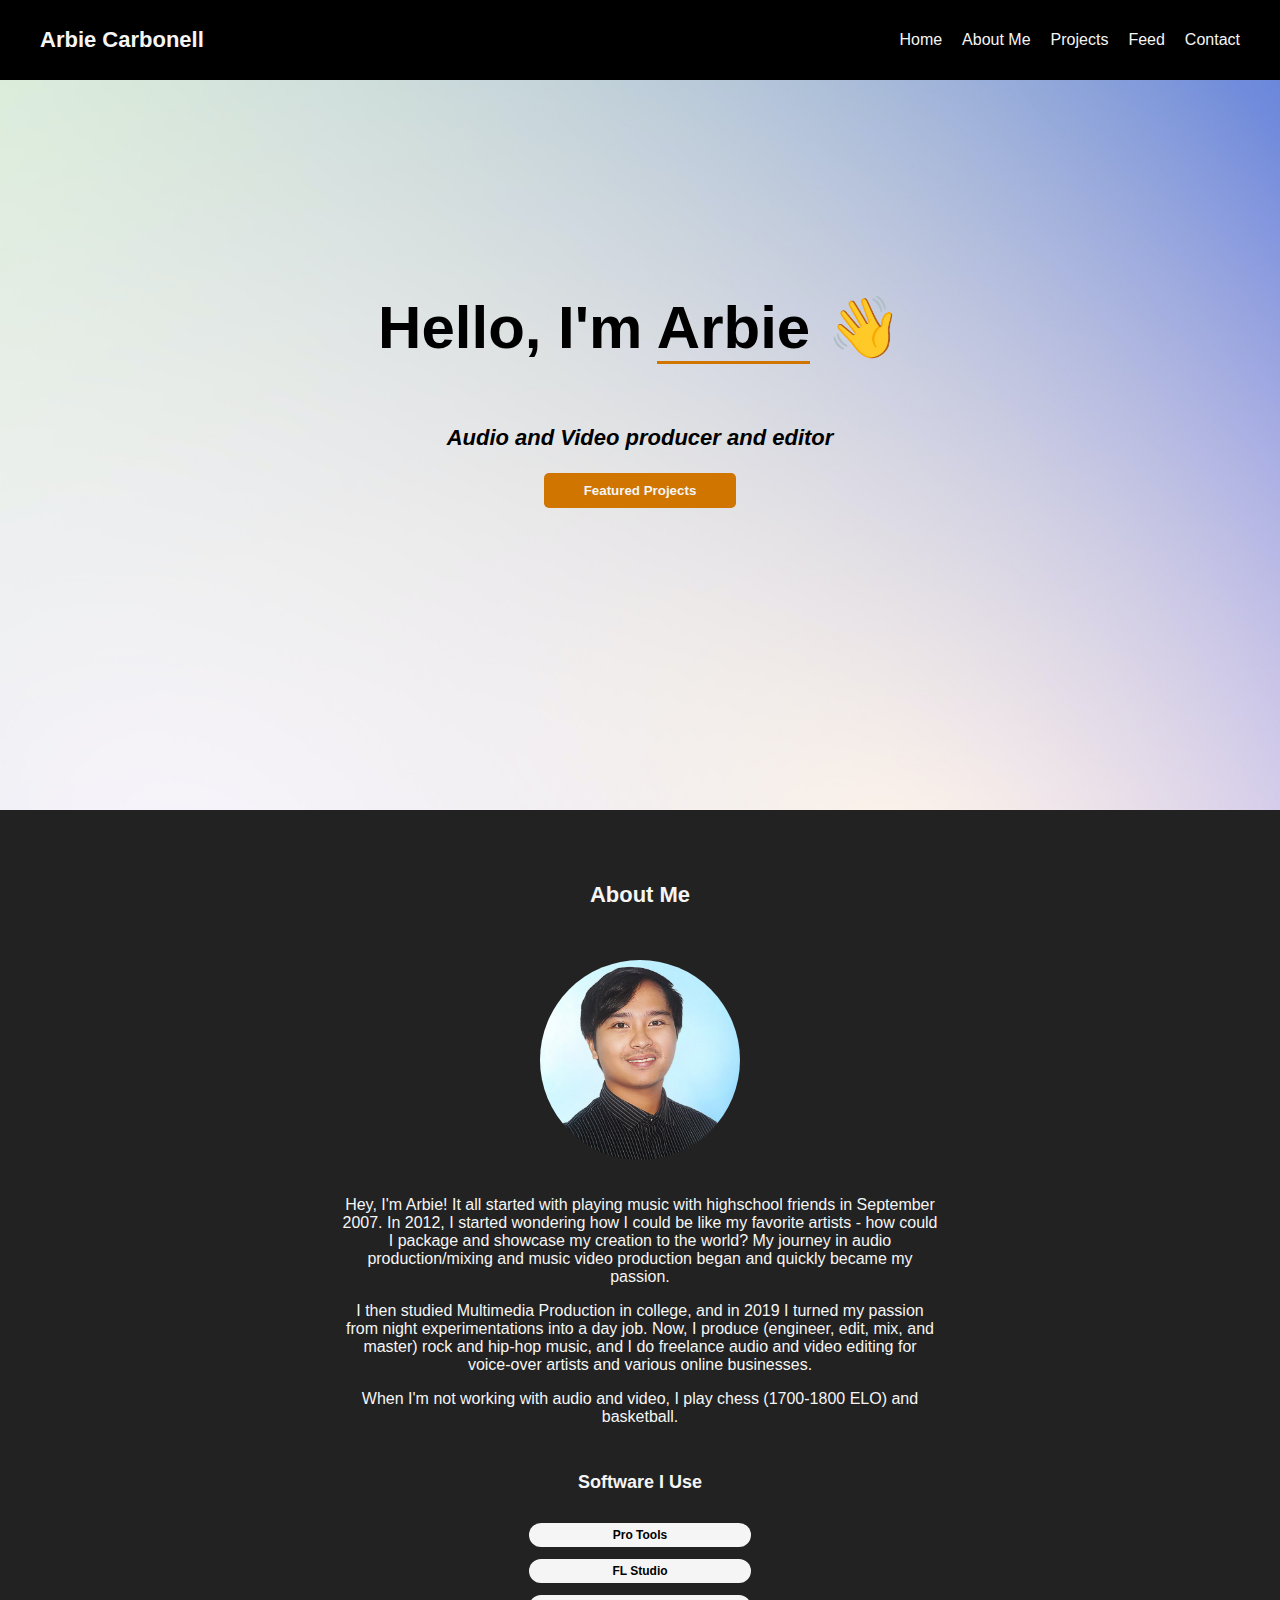
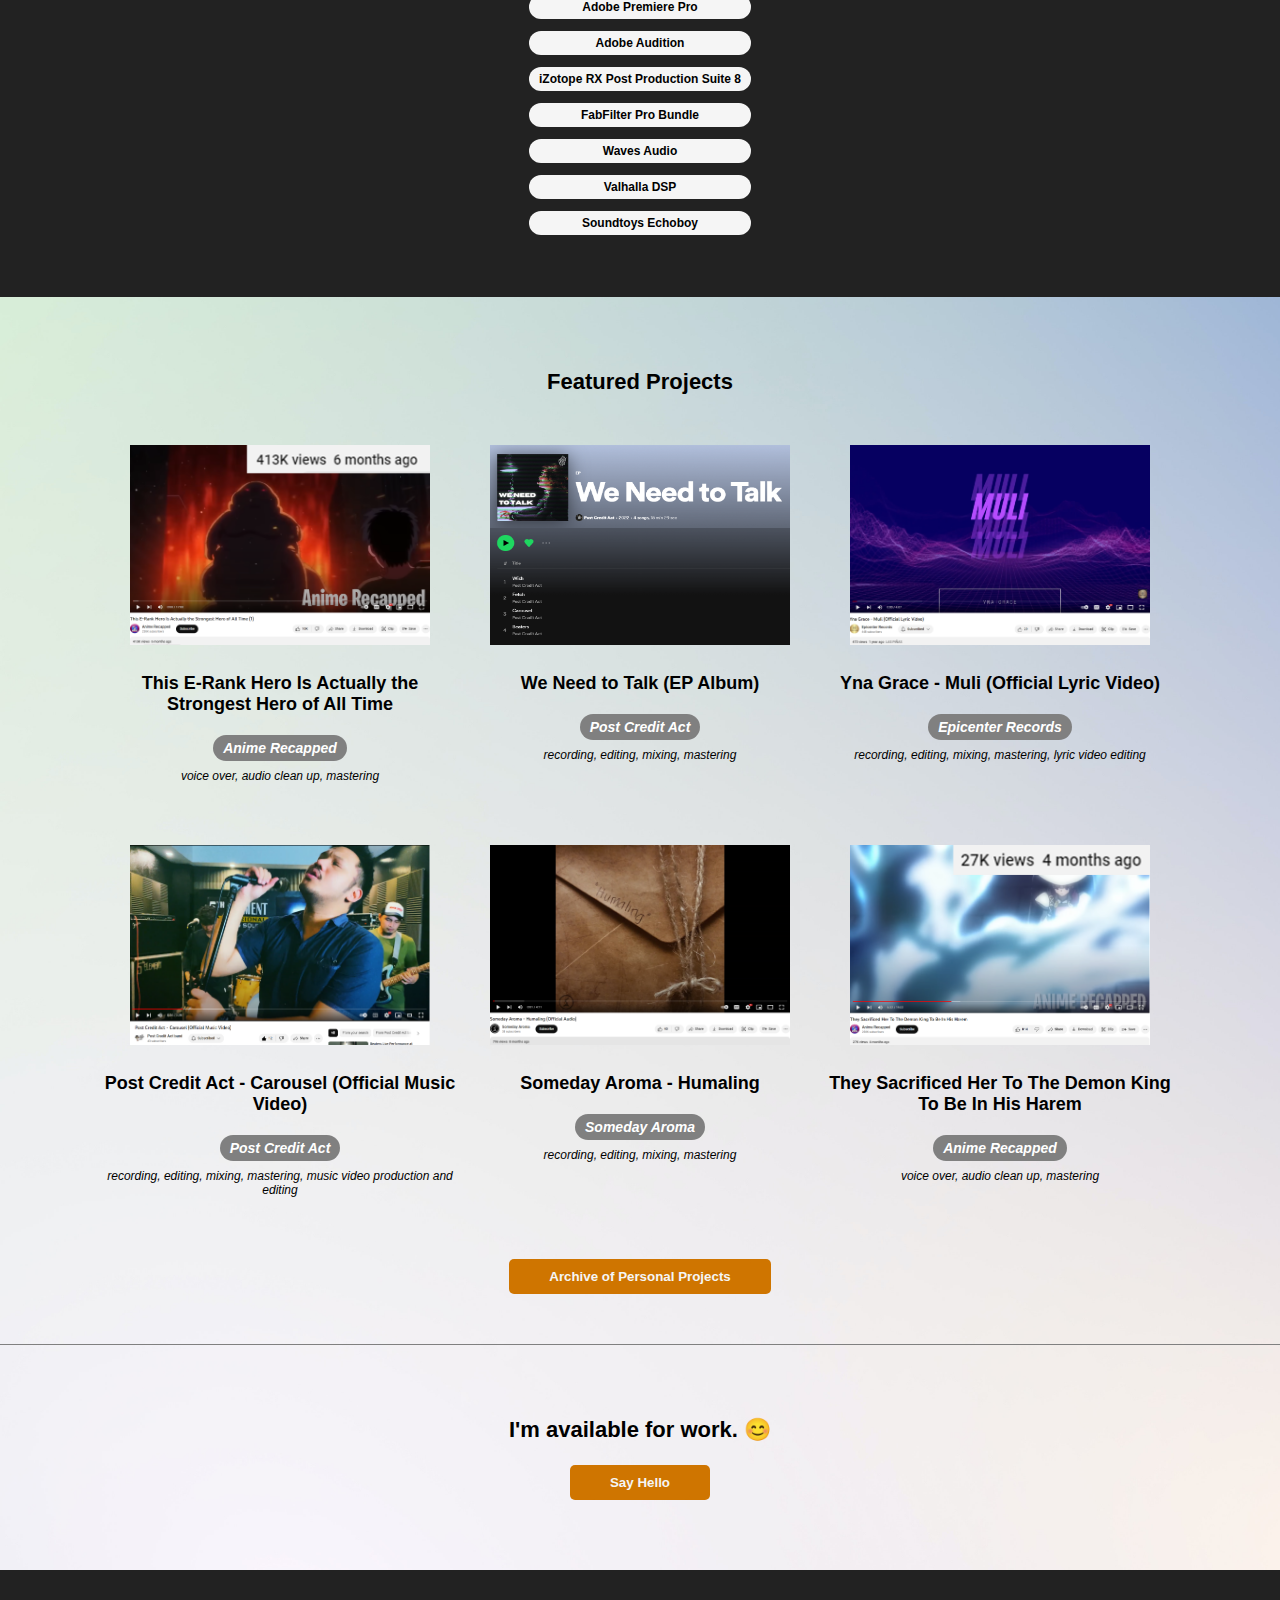
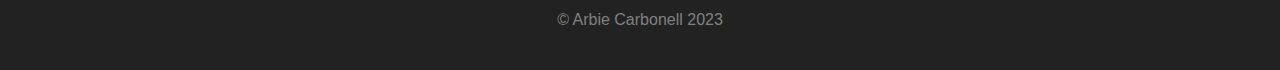
<file: index.html>
<!DOCTYPE html>
<html lang="en">

<head>
    <meta charset="UTF-8">
    <meta http-equiv="X-UA-Compatible" content="IE=edge">
    <meta name="viewport" content="width=device-width, initial-scale=1.0">
    <link rel="stylesheet" href="styles.css">
    <title>Arbie Carbonell Audio</title>
</head>

<body>
    <div class="page-container">
        <div class="navbar-container">
            <div class="navbar">
                <h1 class="navbar-logo">Arbie Carbonell</h1>
                <ul>
                    <li><a href="index.html">Home</a></li>
                    <li><a href=#about-section>About Me</a></li>
                    <li><a href=#projects-section>Projects</a></li>
                    <li><a href="feed.html">Feed</a></li>
                    <li><a href=#contact-section>Contact</a></li>
                </ul>
            </div>
        </div>
        <div id="hero-section" class="hero">
            <h1>Hello, I'm <span class="underline">Arbie</span> 👋</h1>
            <h3>Audio and Video producer and editor</h3>
            <button><a href="#projects-section">Featured Projects</a></button>

        </div>
        <div id="about-section" class="about-me">
            <h3>About Me</h3>
            <img src="images/arbie-image.jpg" alt="Arbie playing bass" class="about-image">
            <div class="about-me-content">
                <p>Hey, I'm Arbie! It all started with playing music with highschool friends in September 2007. In 2012,
                    I started
                    wondering how I could be like my favorite artists - how could I package and showcase my creation to
                    the world? My journey in audio production/mixing and music video production began and quickly became
                    my
                    passion.
                </p>
                <p>I then studied Multimedia Production in college, and in 2019 I turned my passion
                    from night experimentations into a day
                    job.
                    Now, I produce (engineer, edit, mix, and master) rock and hip-hop music, and I
                    do freelance audio and video editing for voice-over artists and various online businesses.
                </p>
                <p>
                    When I'm not working with audio and video, I play chess (1700-1800 ELO) and basketball.
                </p>

            </div>
            <div class="tools">
                <h5>Software I Use</h5>
                <p>Pro Tools</p>
                <p>FL Studio</p>
                <p>Adobe Premiere Pro</p>
                <p>Adobe Audition</p>
                <p>iZotope RX Post Production Suite 8</p>
                <p>FabFilter Pro Bundle</p>
                <p>Waves Audio</p>
                <p>Valhalla DSP</p>
                <p>Soundtoys Echoboy</p>
            </div>


        </div>
        <div id="projects-section" class="projects">
            <div class="featured-projects">
                <h3>Featured Projects</h3>
                <div class="featured-projects-container">
                    <div class="featured-projects-items"
                        onclick="window.open('https://www.youtube.com/watch?v=8QY782ET5y0')">
                        <img src="images/e-rank hero.PNG" alt="">
                        <h4>This E-Rank Hero Is Actually the Strongest Hero of All Time</h4>
                        <h6>Anime Recapped</h6>
                        <p>voice over, audio clean up, mastering</p>
                    </div>
                    <div class="featured-projects-items"
                        onclick="window.open('https://open.spotify.com/album/6MSbQIUnfcBn9JoSPiIwRP')">
                        <img src="images/we need to talk.PNG" alt="">
                        <h4>We Need to Talk (EP Album)</h4>
                        <h6>Post Credit Act</h6>
                        <p>recording, editing, mixing, mastering</p>
                    </div>
                    <div class="featured-projects-items"
                        onclick="window.open('https://www.youtube.com/watch?v=m3_PoRITY8s')">
                        <img src="images/muli.PNG" alt="">
                        <h4>Yna Grace - Muli (Official Lyric Video)</h4>
                        <h6>Epicenter Records</h6>
                        <p>recording, editing, mixing, mastering, lyric video editing</p>
                    </div>



                </div>
                <div class="featured-projects-container">
                    <div class="featured-projects-items"
                        onclick="window.open('https://www.youtube.com/watch?v=l8vDmOXzToE')">
                        <img src="images/carousel.png" alt="">
                        <h4>Post Credit Act - Carousel (Official Music Video)</h4>
                        <h6>Post Credit Act</h6>
                        <p>recording, editing, mixing, mastering, music video production and editing</p>
                    </div>
                    <div class="featured-projects-items"
                        onclick="window.open('https://www.youtube.com/watch?v=TIpvUSh7QkQ')">
                        <img src="images/humaling.PNG" alt="">
                        <h4>Someday Aroma - Humaling</h4>
                        <h6>Someday Aroma</h6>
                        <p>recording, editing, mixing, mastering</p>
                    </div>
                    <div class="featured-projects-items"
                        onclick="window.open('https://www.youtube.com/watch?v=2SpR7ZDLmuc')">
                        <img src="images/demon king.PNG" alt="">
                        <h4>They Sacrificed Her To The Demon King To Be In His Harem</h4>
                        <h6>Anime Recapped</h6>
                        <p>voice over, audio clean up, mastering</p>
                    </div>



                </div>

            </div>
            <button><a href="archive.html">Archive of Personal Projects</a></button>
            <div id="contact-section" class="contact">

                <h3>I'm available for work. 😊</h3>
                <button>
                    <a href="mailto:arbiecarbonell@gmail.com" target="_blank">Say
                        Hello</a>
                </button>
            </div>
        </div>

    </div>

    <div class="footer">
        <p>© Arbie Carbonell 2023</p>
    </div>
    </div>
</body>

</html>
</file>
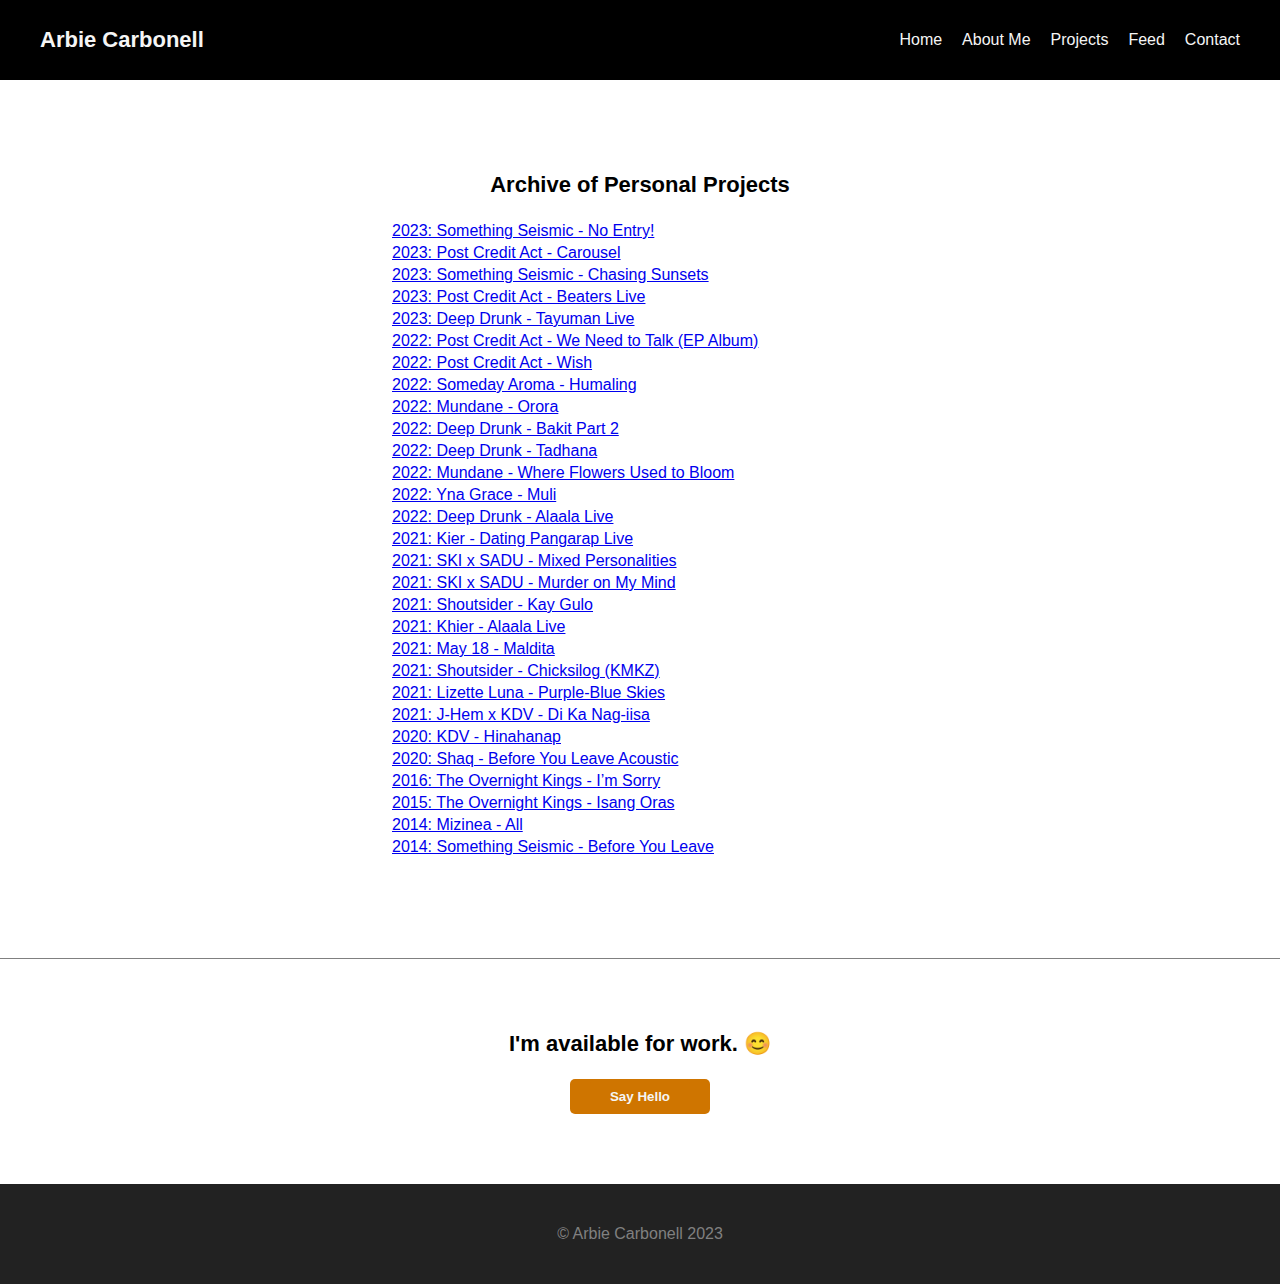
<file: archive.html>
<!DOCTYPE html>
<html lang="en">

<head>
    <meta charset="UTF-8">
    <meta name="viewport" content="width=device-width, initial-scale=1.0">
    <link rel="stylesheet" href="styles.css">
    <title>Arbie Carbonell Personal Projects</title>
</head>

<body>
    <div class="navbar-container">
        <div class="navbar">
            <h1 class="navbar-logo"><a href="index.html">Arbie Carbonell</a></h1>
            <ul>
                <li><a href="index.html">Home</a></li>
                <li><a href="index.html#about-section">About Me</a></li>
                <li><a href="index.html#projects-section">Projects</a></li>
                <li><a href="feed.html">Feed</a></li>
                <li><a href=#contact-section>Contact</a></li>
            </ul>
        </div>
    </div>

    <div id="archive-section" class="archive">
        <h3>Archive of Personal Projects</h3>
        <div class="archive-items-container">
            <a href="https://open.spotify.com/album/3NP4qtJwlmOk8Q6tOkhoCB" class="archive-items-items"
                target="_blank">2023:
                Something Seismic
                -
                No Entry!</a>
            <a href="https://www.facebook.com/100083419604575/videos/5762510063871816" class="archive-items-items"
                target="_blank">2023:
                Post Credit Act
                -
                Carousel</a>
            <a href="https://www.facebook.com/somethingseismicmusic/videos/1553211728415682" class="archive-items-items"
                target="_blank">2023: Something
                Seismic - Chasing Sunsets</a>
            <a href="https://www.facebook.com/postcreditact/videos/1166142960756770" class="archive-items-items"
                target="_blank">2023:
                Post Credit Act - Beaters Live</a>
            <a href="https://www.facebook.com/deepdrunkmusic/videos/539462888390763" class="archive-items-items"
                target="_blank">2023:
                Deep Drunk - Tayuman Live</a>
            <a href="https://open.spotify.com/album/6MSbQIUnfcBn9JoSPiIwRP" class="archive-items-items"
                target="_blank">2022: Post
                Credit Act - We Need to
                Talk (EP
                Album)</a>
            <a href="https://www.facebook.com/postcreditact/videos/1291599191638263" class="archive-items-items"
                target="_blank">2022:
                Post Credit Act -
                Wish</a>
            <a href="https://www.youtube.com/watch?v=TIpvUSh7QkQ" class="archive-items-items" target="_blank">2022:
                Someday
                Aroma - Humaling </a>
            <a href="https://www.youtube.com/watch?v=5bCXUzzSnek" class="archive-items-items" target="_blank">2022:
                Mundane
                - Orora
            </a>
            <a href="https://www.facebook.com/kdvprod/videos/1168904500323095" class="archive-items-items"
                target="_blank">2022: Deep
                Drunk - Bakit Part
                2 </a>
            <a href="https://www.facebook.com/kdvprod/videos/547211016664430" class="archive-items-items"
                target="_blank">2022: Deep
                Drunk - Tadhana</a>
            <a href="https://www.youtube.com/watch?v=H0hsx3yWA-8" class="archive-items-items" target="_blank">2022:
                Mundane
                - Where Flowers Used to
                Bloom </a>
            <a href="https://www.youtube.com/watch?v=m3_PoRITY8s" class="archive-items-items" target="_blank">2022: Yna
                Grace - Muli
            </a>
            <a href="https://www.facebook.com/deepdrunkmusic/videos/911995589943003" class="archive-items-items"
                target="_blank">2022:
                Deep
                Drunk - Alaala Live </a>
            <a href="https://www.facebook.com/kdvprod/videos/650667553033552" class="archive-items-items"
                target="_blank">2021: Kier -
                Dating
                Pangarap Live</a>
            <a href="https://www.youtube.com/watch?v=HNB3O89c_r4" class="archive-items-items" target="_blank">2021: SKI
                x
                SADU - Mixed
                Personalities</a>
            <a href="https://www.youtube.com/watch?v=hxclnCSO1PY" class="archive-items-items" target="_blank">2021: SKI
                x SADU - Murder
                on My Mind
            </a>
            <a href="https://soundcloud.com/alcarbonell/kay-gulo-mix-2" class="archive-items-items"
                target="_blank">2021: Shoutsider -
                Kay Gulo
            </a>
            <a href="https://www.youtube.com/watch?v=LVnHWIgZWzE" class="archive-items-items" target="_blank">2021:
                Khier - Alaala Live
            </a>
            <a href="https://www.youtube.com/watch?v=-PnuCSDsJqo" class="archive-items-items" target="_blank">2021: May
                18 - Maldita
            </a>
            <a href="https://soundcloud.com/epicenterrecords/shoutsider-chicksilog-kmkz-cover"
                class="archive-items-items" target="_blank">2021:
                Shoutsider - Chicksilog (KMKZ)</a>
            <a href="https://www.youtube.com/watch?v=zhdLPuBMPcU" class="archive-items-items" target="_blank">2021:
                Lizette
                Luna - Purple-Blue Skies</a>
            <a href="https://www.youtube.com/watch?v=zwAQYjGXtDw" class="archive-items-items" target="_blank">2021:
                J-Hem x KDV - Di
                Ka Nag-iisa
            </a>
            <a href="https://www.youtube.com/watch?v=b7mXY7V9IKI" class="archive-items-items" target="_blank">2020: KDV -
                Hinahanap</a>
            <a href="https://www.youtube.com/watch?v=jrWS0VTeBsY" class="archive-items-items" target="_blank">2020: Shaq
                -
                Before You Leave Acoustic
            </a>
            <a href="https://open.spotify.com/track/5NcjH7QUlUGHGaXZ3DrjRx" class="archive-items-items"
                target="_blank">2016: The
                Overnight
                Kings - I’m Sorry </a>
            <a href="https://www.youtube.com/watch?v=-haa151dZqo" class="archive-items-items"
                target="_blank">2015: The
                Overnight
                Kings - Isang
                Oras</a>
            <a href="https://soundcloud.com/alcarbonell/all" class="archive-items-items" target="_blank">2014: Mizinea -
                All</a>
            <a href="https://www.facebook.com/arbiecarbonell/videos/946436742049916" class="archive-items-items"
                target="_blank">2014:
                Something Seismic - Before You Leave
            </a>
        </div>
    </div>
    <div id="contact-section" class="contact">

        <h3>I'm available for work. 😊</h3>
        <button>
            <a href="mailto:arbiecarbonell@gmail.com" target="_blank">Say
                Hello</a>
        </button>
    </div>
    <div class="footer">
        <p>© Arbie Carbonell 2023</p>
    </div>
</body>

</html>
</file>
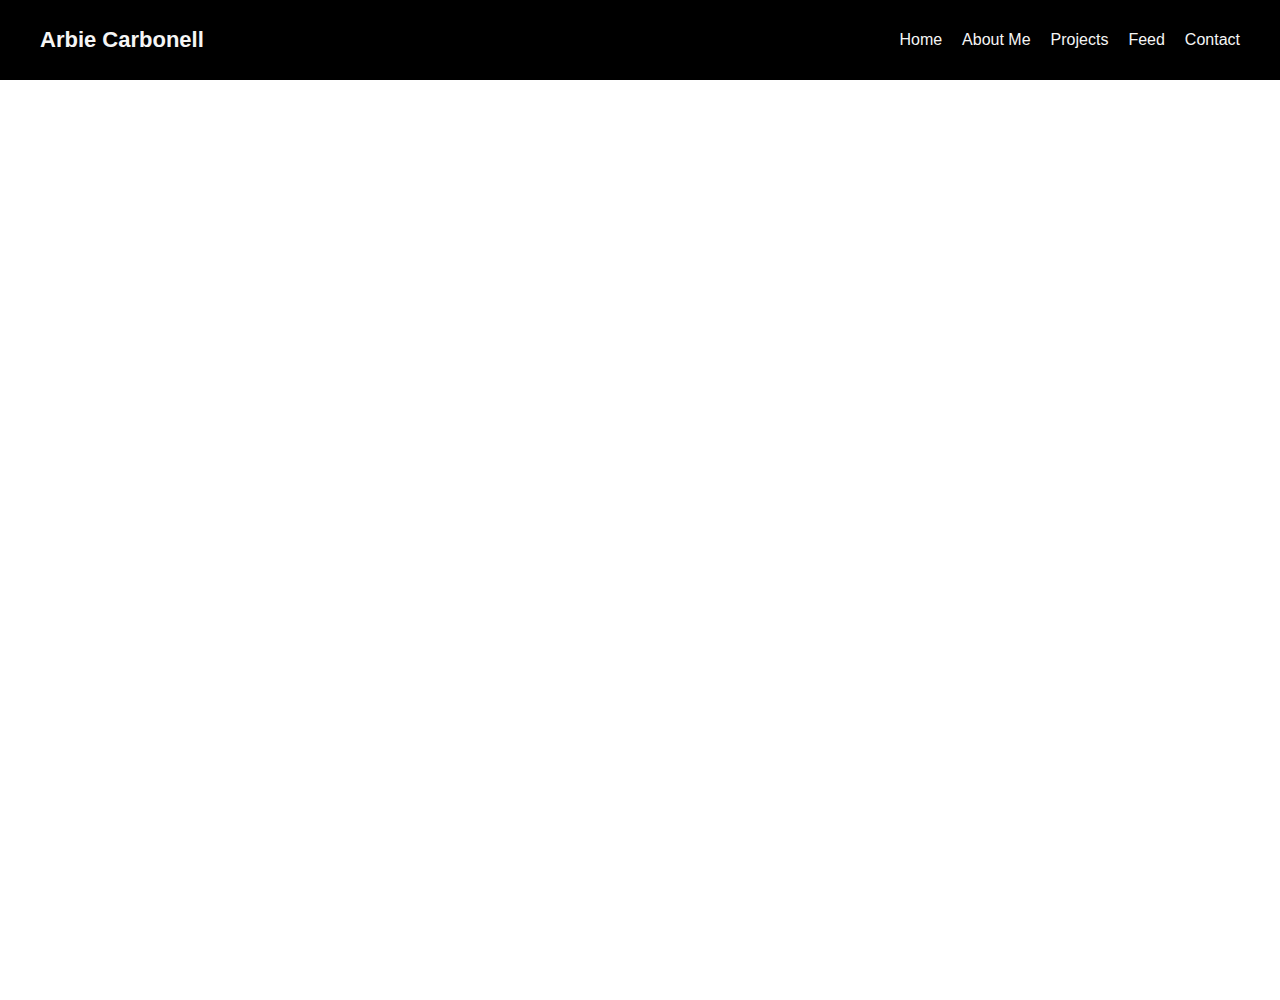
<file: feed.html>
<!DOCTYPE html>
<html lang="en">

<head>
    <meta charset="UTF-8">
    <meta name="viewport" content="width=device-width, initial-scale=1.0">
    <link rel="stylesheet" href="styles.css">
    <title>Arbie Carbonell Personal Projects</title>
</head>

<body>
    <div class="navbar-container">
        <div class="navbar">
            <h1 class="navbar-logo"><a href="index.html">Arbie Carbonell</a></h1>
            <ul>
                <li><a href="index.html">Home</a></li>
                <li><a href="index.html#about-section">About Me</a></li>
                <li><a href="index.html#projects-section">Projects</a></li>
                <li><a href="feed.html">Feed</a></li>
                <li><a href="index.html#contact-section">Contact</a></li>
            </ul>
        </div>
    </div>
  <script type="text/javascript" src="https://www.juicer.io/embed/kdv-productions/embed-code.js" async defer></script>
<iframe src='https://www.juicer.io/api/feeds/linkedin-news/iframe' frameborder='0' width='1000' height='1000' style='display:block;margin:0 auto;'></iframe>
   
</body>

</html>
</file>
<file: styles.css>
/*.hero {
    background-image: url("images/waves.webp");
    background-size: cover;

}
*/
body {
    width: 100%;
    text-align: center;
    margin: 0px;

    font-family: lato, sans-serif;

}

/*.page-container {
    width: 900px;
    margin: 0px auto;
}
*/
.navbar-container {
    display: flex;
    justify-content: center;
    height: 80px;
    background: black;
    position: fixed;
    top: 0;
    width: 100%;
    z-index: 9999;
    background: black;
    color: whitesmoke;
}

.navbar {
    display: flex;
    max-width: 1200px;
    margin: auto;
    justify-content: space-between;

    width: 100%;


    background: black;

}

.navbar-logo {
    font-size: 22px;
}

.navbar ul {
    display: flex;
    list-style: none;

    align-items: center;


}

.navbar li {
    padding-left: 20px;
}

.navbar a {
    text-decoration: none;
    color: whitesmoke;
}

.hero {

    height: 90vh;
    background-image: url("images/hero5.jpg");
    background-size: cover;

    display: flex;
    flex-direction: column;
    justify-content: center;
    align-items: center;
    margin-bottom: 0;




}

.hero h1 {
    font-size: 60px;
}

.hero h3 {
    font-style: italic;
}

.underline {
    border-bottom: 3px solid #CF7500;
    /*text-decoration: underline;*/
}

h3 {
    font-size: 22px;
    font-weight: bold;
}

.about-me {
    height: 100%;
    background: #222222;
    color: whitesmoke;
    padding: 50px;
    display: flex;
    flex-direction: column;
    justify-content: center;
    align-items: center;

}

.about-me img {
    height: 200px;
    width: 200px;
    border-radius: 50%;
    margin-top: 30px;
    margin-bottom: 20px;
}

.about-me p {
    max-width: 600px;
}

.about-me h5 {
    font-size: 18px;
}

.tools p {
    font-size: 12px;
    background: whitesmoke;
    color: black;
    padding: 5px 10px;
    font-weight: bold;
    border-radius: 20px;
}

.projects {
    padding-top: 50px;
    background-image: url("images/hero5.jpg");
    background-size: cover;
}

.projects img {
    width: 300px;
    height: 200px;
}

.projects img:hover {
    width: 305px;
    height: 201px;
}

.projects p {

    font-size: 12px;
    font-style: italic;
}

.projects h4 {
    font-size: 18px;


}

.projects h6 {
    background: gray;
    font-size: 14px;
    display: inline;
    font-style: italic;
    padding: 5px 10px;
    border-radius: 20px;
    color: white;
}

.featured-projects-items {
    width: 400px;
    cursor: pointer;
}


/*.projects h4,
.projects h6 {
    width: 300px;
}
*/

.featured-projects-container {
    display: flex;
    justify-content: center;
    margin: 50px 100px;
}

@media (max-width: 800px) {

    .featured-projects-container,
    .navbar,
    .navbar ul {
        flex-direction: column;
        align-items: center;
        justify-content: center;
    }

    .navbar ul {
        padding: 0;
        list-style-type: none;
        float: left;
    }

    .featured-projects-items {
        margin-bottom: 50px;
    }

    .hero h1 {
        padding-top: 150px;
    }
}

.archive {
    display: flex;
    flex-direction: column;
    margin-top: 150px;

}

.archive-items-container {
    width: 500px;
    margin: auto;
    margin-bottom: 100px;
}

.archive-items-items {
    display: block;
    text-align: justify;
    padding: 2px;

}

.archive h3 {
    text-align: center;
}

button,
button a {
    background: #CF7500;
    border: none;
    padding: 10px 20px;
    border-radius: 5px;
    text-decoration: none;
    color: whitesmoke;
    font-weight: bold;
    margin-bottom: 50px;
}

.contact {
    border-top: 1px solid gray;
    padding-top: 50px;
    padding-bottom: 20px;
    display: flex;
    flex-direction: column;
    align-items: center;
}

.footer {

    background: #222222;
    color: gray;
    height: 100px;
    display: flex;
    justify-content: center;
    align-items: center;

}
</file>
